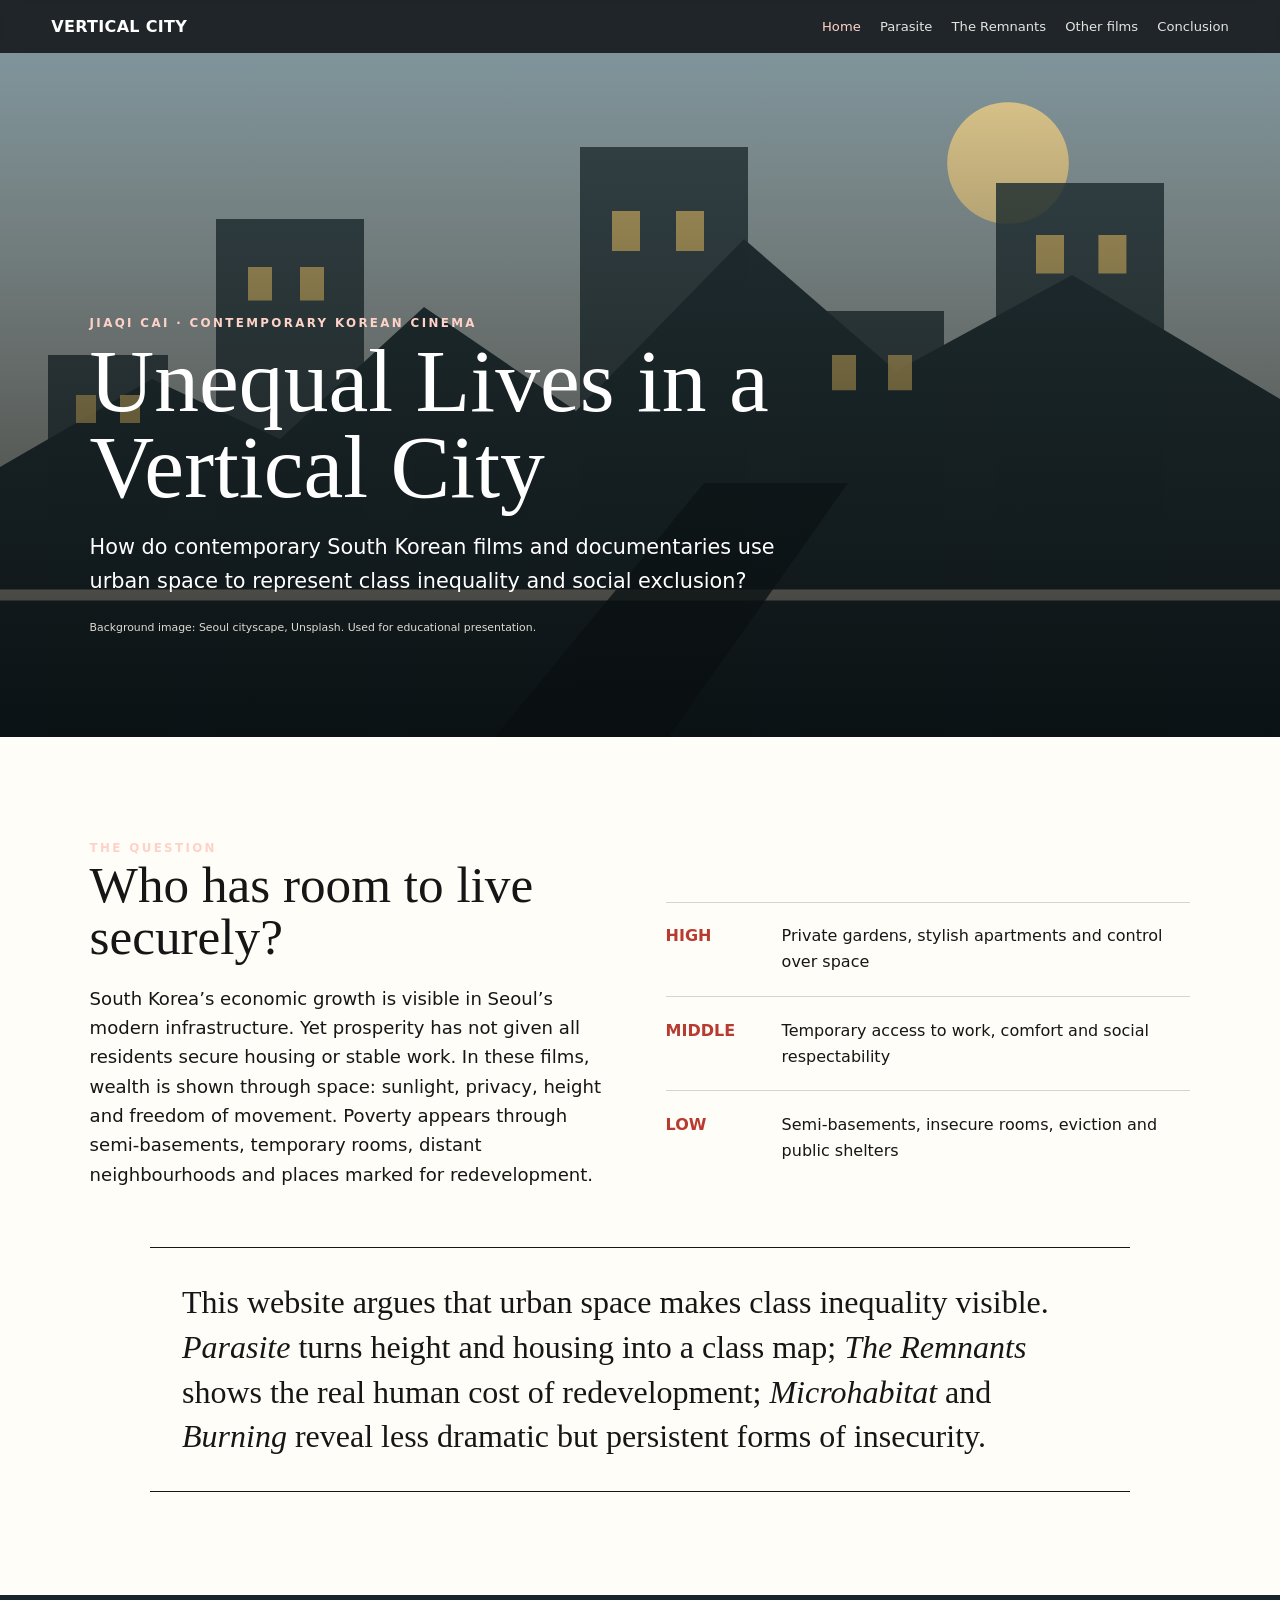
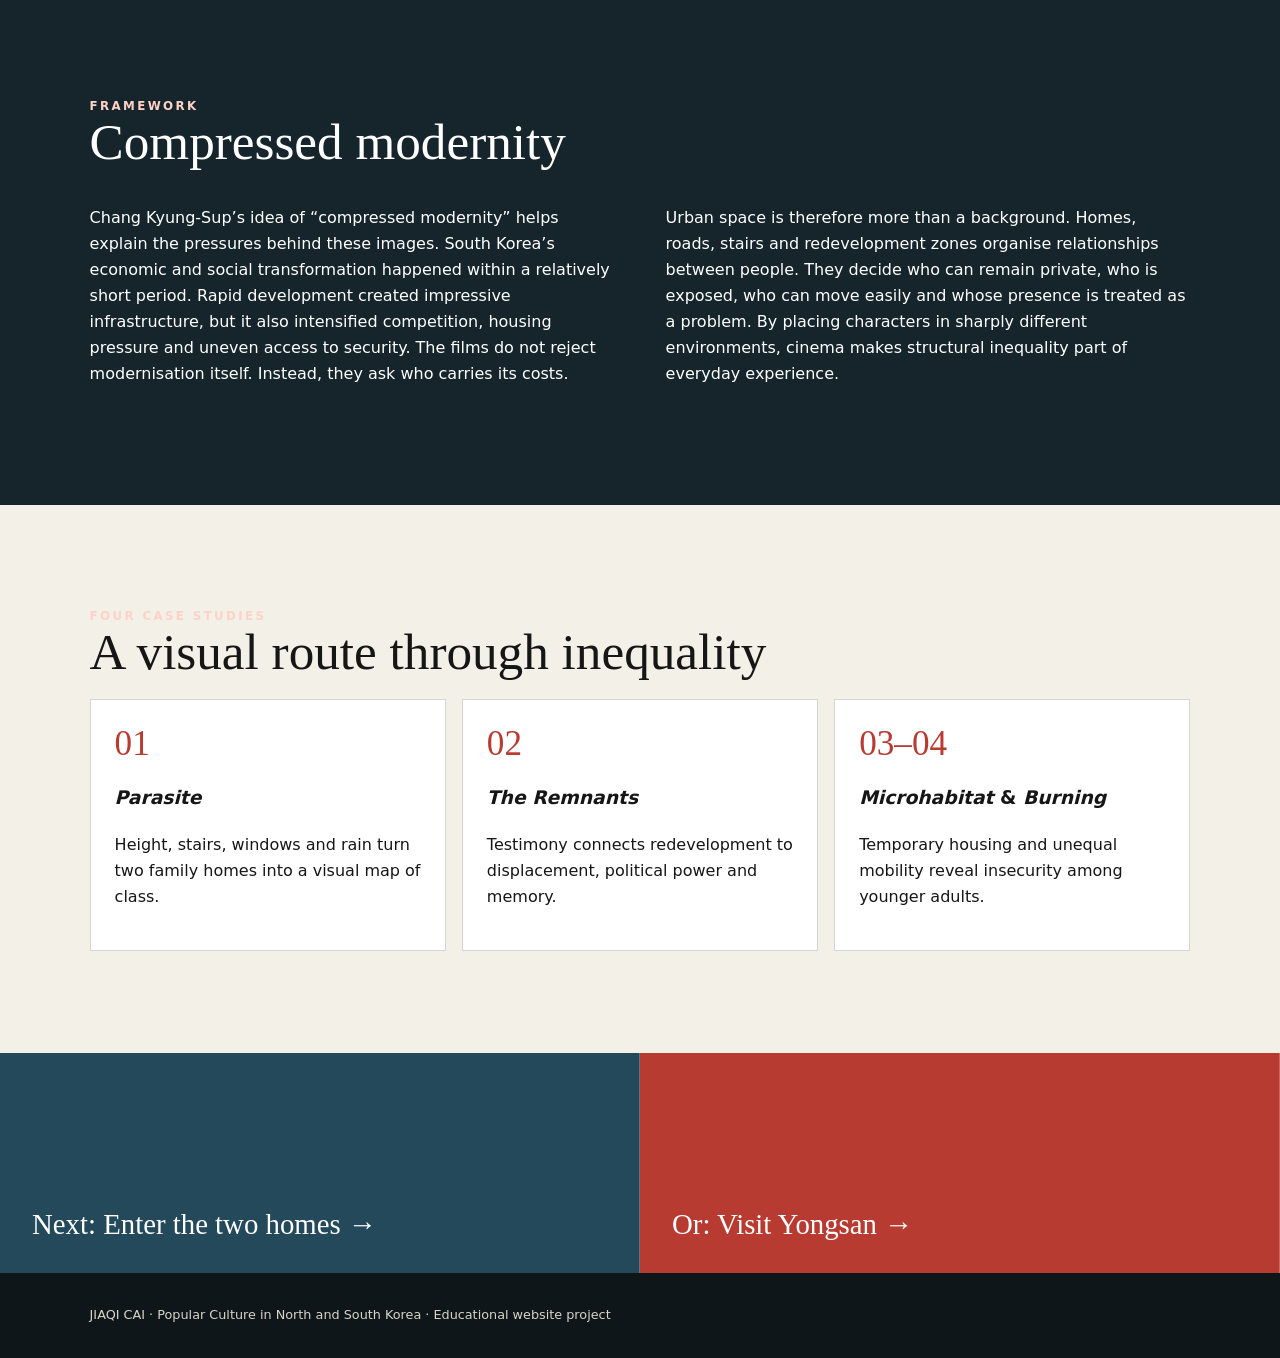
<file: index.html>
<!doctype html>
<html lang="en">
<head>
  <meta charset="utf-8"><meta name="viewport" content="width=device-width, initial-scale=1">
  <title>Unequal Lives in a Vertical City</title>
  <meta name="description" content="Class and urban space in contemporary South Korean cinema.">
  <link rel="stylesheet" href="styles.css"><script src="script.js" defer></script>
</head>
<body>
<header class="site-header"><a class="brand" href="index.html">VERTICAL CITY</a><button class="nav-toggle" aria-expanded="false" aria-label="Open navigation">☰</button><nav><a aria-current="page" href="index.html">Home</a><a href="parasite.html">Parasite</a><a href="remnants.html">The Remnants</a><a href="comparisons.html">Other films</a><a href="conclusion.html">Conclusion</a></nav></header>
<main>
  <section class="hero"><div><div class="eyebrow">Jiaqi Cai · Contemporary Korean Cinema</div><h1>Unequal Lives in a Vertical City</h1><p>How do contemporary South Korean films and documentaries use urban space to represent class inequality and social exclusion?</p><p class="hero-credit">Background image: Seoul cityscape, Unsplash. Used for educational presentation.</p></div></section>

  <section class="section light reveal"><div class="grid-2"><div><div class="eyebrow">The question</div><h2 class="section-title">Who has room to live securely?</h2><p class="lead">South Korea’s economic growth is visible in Seoul’s modern infrastructure. Yet prosperity has not given all residents secure housing or stable work. In these films, wealth is shown through space: sunlight, privacy, height and freedom of movement. Poverty appears through semi-basements, temporary rooms, distant neighbourhoods and places marked for redevelopment.</p></div><div class="vertical-map"><div class="level"><strong>HIGH</strong><span>Private gardens, stylish apartments and control over space</span></div><div class="level"><strong>MIDDLE</strong><span>Temporary access to work, comfort and social respectability</span></div><div class="level"><strong>LOW</strong><span>Semi-basements, insecure rooms, eviction and public shelters</span></div></div></div>
    <div class="thesis">This website argues that urban space makes class inequality visible. <em>Parasite</em> turns height and housing into a class map; <em>The Remnants</em> shows the real human cost of redevelopment; <em>Microhabitat</em> and <em>Burning</em> reveal less dramatic but persistent forms of insecurity.</div>
  </section>

  <section class="section dark reveal"><div class="eyebrow">Framework</div><h2 class="section-title">Compressed modernity</h2><div class="grid-2"><p>Chang Kyung-Sup’s idea of “compressed modernity” helps explain the pressures behind these images. South Korea’s economic and social transformation happened within a relatively short period. Rapid development created impressive infrastructure, but it also intensified competition, housing pressure and uneven access to security. The films do not reject modernisation itself. Instead, they ask who carries its costs.</p><p>Urban space is therefore more than a background. Homes, roads, stairs and redevelopment zones organise relationships between people. They decide who can remain private, who is exposed, who can move easily and whose presence is treated as a problem. By placing characters in sharply different environments, cinema makes structural inequality part of everyday experience.</p></div></section>

  <section class="section reveal"><div class="eyebrow">Four case studies</div><h2 class="section-title">A visual route through inequality</h2><div class="grid-3"><div class="card"><span class="number">01</span><h3><em>Parasite</em></h3><p>Height, stairs, windows and rain turn two family homes into a visual map of class.</p></div><div class="card"><span class="number">02</span><h3><em>The Remnants</em></h3><p>Testimony connects redevelopment to displacement, political power and memory.</p></div><div class="card"><span class="number">03–04</span><h3><em>Microhabitat</em> & <em>Burning</em></h3><p>Temporary housing and unequal mobility reveal insecurity among younger adults.</p></div></div></section>
  <div class="page-links"><a href="parasite.html"><span>Next: Enter the two homes →</span></a><a href="remnants.html"><span>Or: Visit Yongsan →</span></a></div>
</main>
<footer>JIAQI CAI · Popular Culture in North and South Korea · Educational website project</footer>
</body></html>
</file>
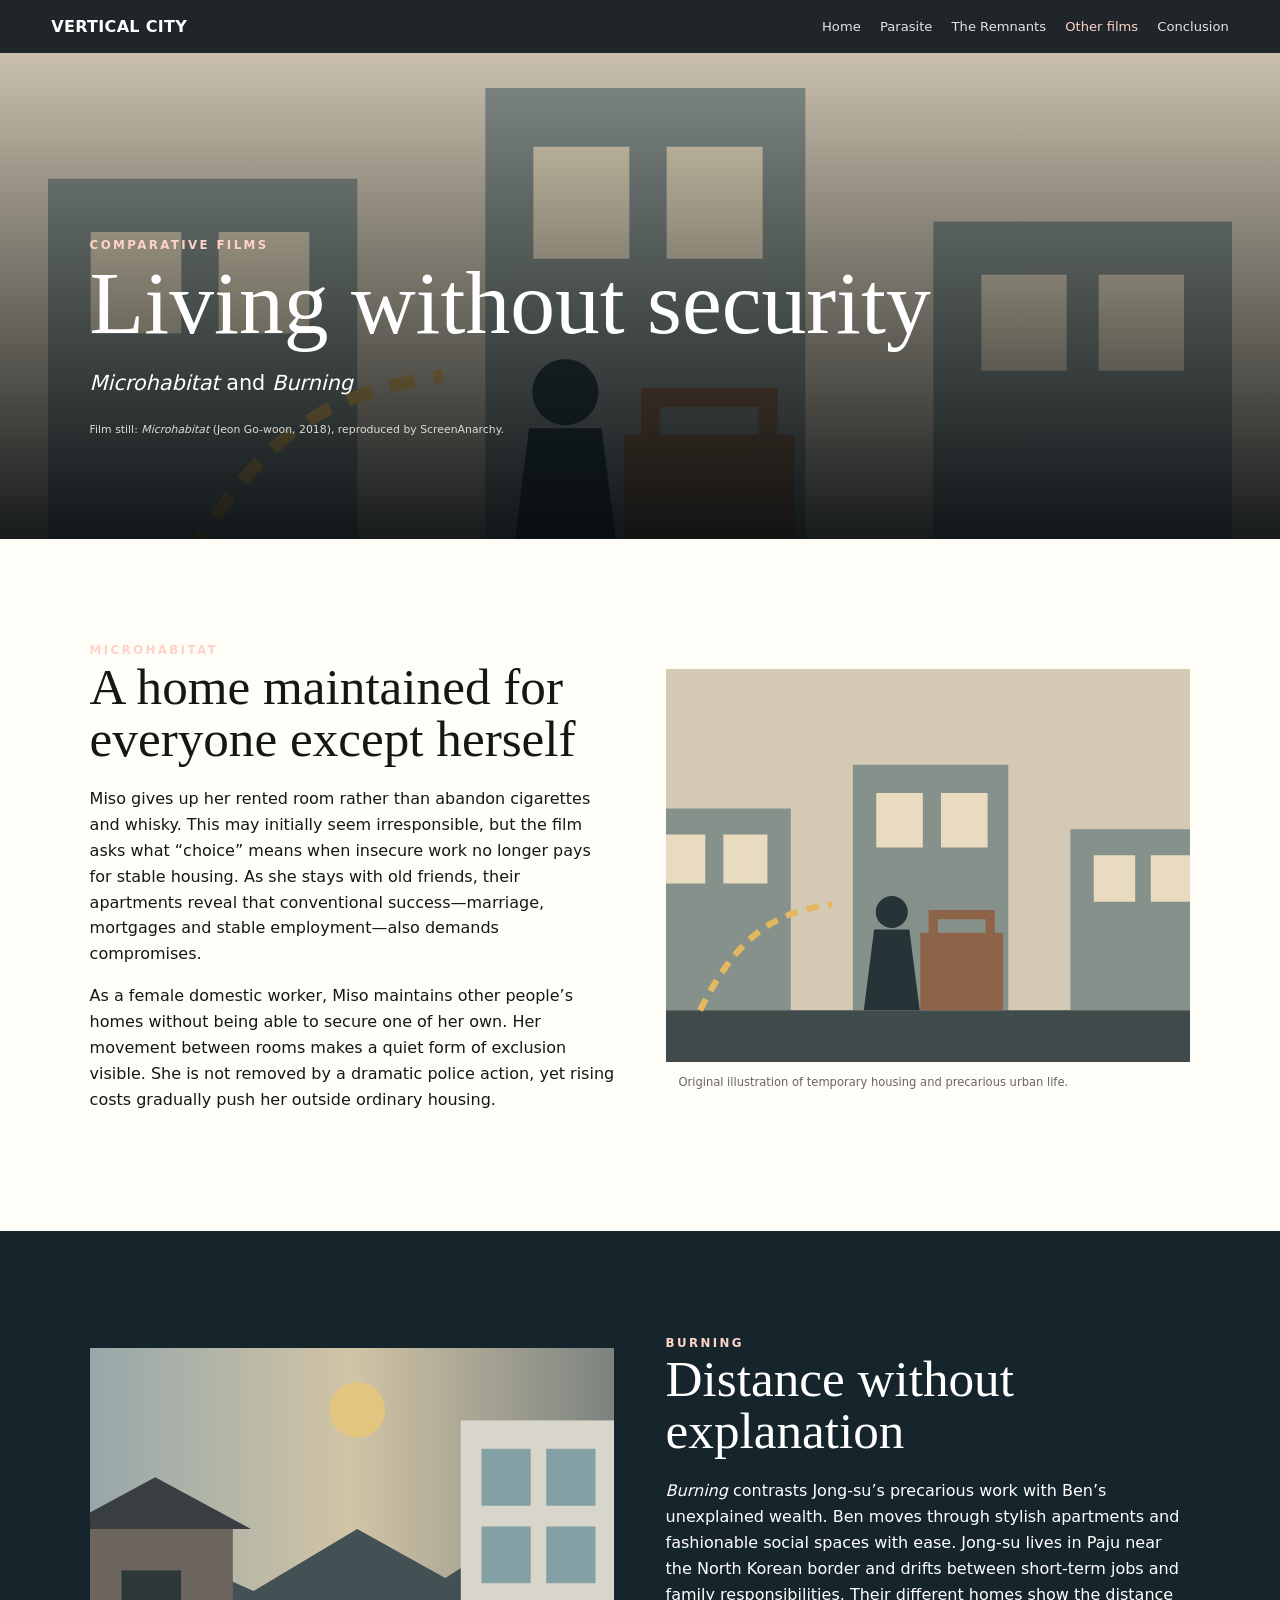
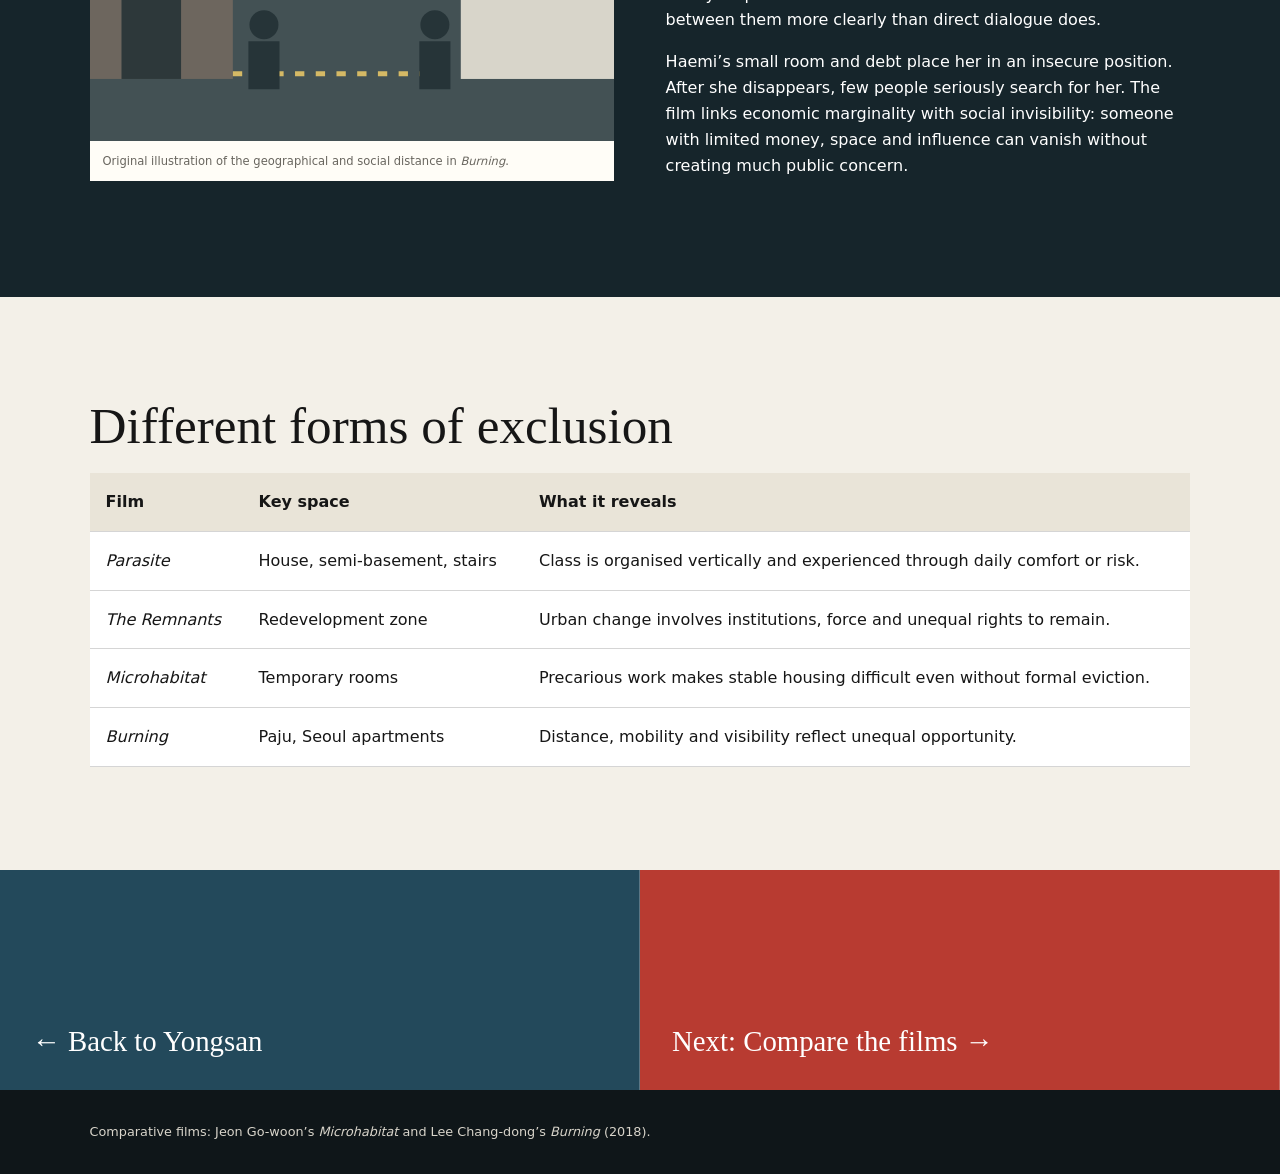
<file: comparisons.html>
<!doctype html><html lang="en"><head><meta charset="utf-8"><meta name="viewport" content="width=device-width, initial-scale=1"><title>Other Films | Vertical City</title><link rel="stylesheet" href="styles.css"><script src="script.js" defer></script></head><body>
<header class="site-header"><a class="brand" href="index.html">VERTICAL CITY</a><button class="nav-toggle" aria-expanded="false" aria-label="Open navigation">☰</button><nav><a href="index.html">Home</a><a href="parasite.html">Parasite</a><a href="remnants.html">The Remnants</a><a aria-current="page" href="comparisons.html">Other films</a><a href="conclusion.html">Conclusion</a></nav></header>
<main><section class="hero small compare"><div><div class="eyebrow">Comparative films</div><h1>Living without security</h1><p><em>Microhabitat</em> and <em>Burning</em></p><p class="hero-credit">Film still: <em>Microhabitat</em> (Jeon Go-woon, 2018), reproduced by ScreenAnarchy.</p></div></section>
<section class="section light reveal"><div class="grid-2"><div><div class="eyebrow">Microhabitat</div><h2 class="section-title">A home maintained for everyone except herself</h2><p>Miso gives up her rented room rather than abandon cigarettes and whisky. This may initially seem irresponsible, but the film asks what “choice” means when insecure work no longer pays for stable housing. As she stays with old friends, their apartments reveal that conventional success—marriage, mortgages and stable employment—also demands compromises.</p><p>As a female domestic worker, Miso maintains other people’s homes without being able to secure one of her own. Her movement between rooms makes a quiet form of exclusion visible. She is not removed by a dramatic police action, yet rising costs gradually push her outside ordinary housing.</p></div><figure class="image-card"><img src="housing-precarity.svg" alt="Illustration of temporary housing and a suitcase"><figcaption>Original illustration of temporary housing and precarious urban life.</figcaption></figure></div></section>
<section class="section dark reveal"><div class="grid-2"><figure class="image-card"><img src="marginal-space.svg" alt="Illustration contrasting a luxury apartment with a distant rural home"><figcaption>Original illustration of the geographical and social distance in <em>Burning</em>.</figcaption></figure><div><div class="eyebrow">Burning</div><h2 class="section-title">Distance without explanation</h2><p><em>Burning</em> contrasts Jong-su’s precarious work with Ben’s unexplained wealth. Ben moves through stylish apartments and fashionable social spaces with ease. Jong-su lives in Paju near the North Korean border and drifts between short-term jobs and family responsibilities. Their different homes show the distance between them more clearly than direct dialogue does.</p><p>Haemi’s small room and debt place her in an insecure position. After she disappears, few people seriously search for her. The film links economic marginality with social invisibility: someone with limited money, space and influence can vanish without creating much public concern.</p></div></div></section>
<section class="section reveal"><h2 class="section-title">Different forms of exclusion</h2><table class="compare-table"><thead><tr><th>Film</th><th>Key space</th><th>What it reveals</th></tr></thead><tbody><tr><td><em>Parasite</em></td><td>House, semi-basement, stairs</td><td>Class is organised vertically and experienced through daily comfort or risk.</td></tr><tr><td><em>The Remnants</em></td><td>Redevelopment zone</td><td>Urban change involves institutions, force and unequal rights to remain.</td></tr><tr><td><em>Microhabitat</em></td><td>Temporary rooms</td><td>Precarious work makes stable housing difficult even without formal eviction.</td></tr><tr><td><em>Burning</em></td><td>Paju, Seoul apartments</td><td>Distance, mobility and visibility reflect unequal opportunity.</td></tr></tbody></table></section>
<div class="page-links"><a href="remnants.html"><span>← Back to Yongsan</span></a><a href="conclusion.html"><span>Next: Compare the films →</span></a></div></main><footer>Comparative films: Jeon Go-woon’s <em>Microhabitat</em> and Lee Chang-dong’s <em>Burning</em> (2018).</footer></body></html>
</file>
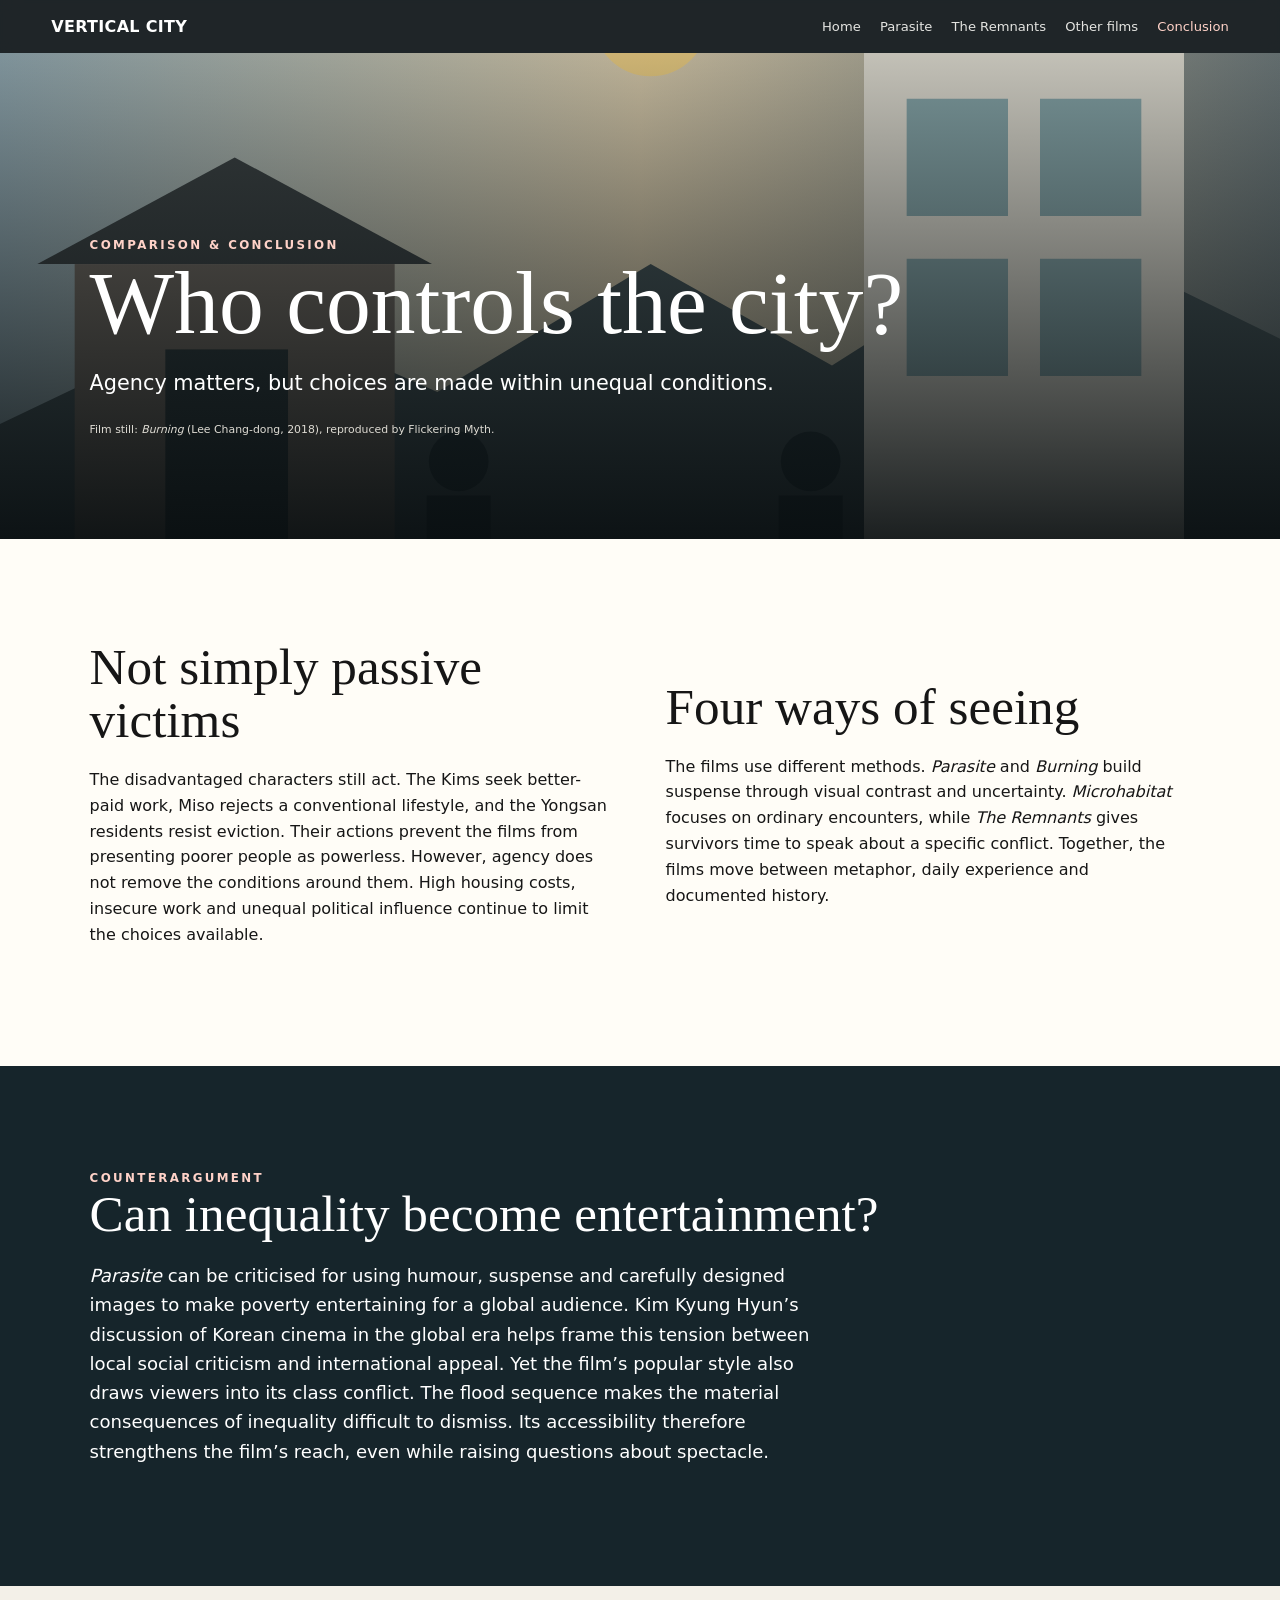
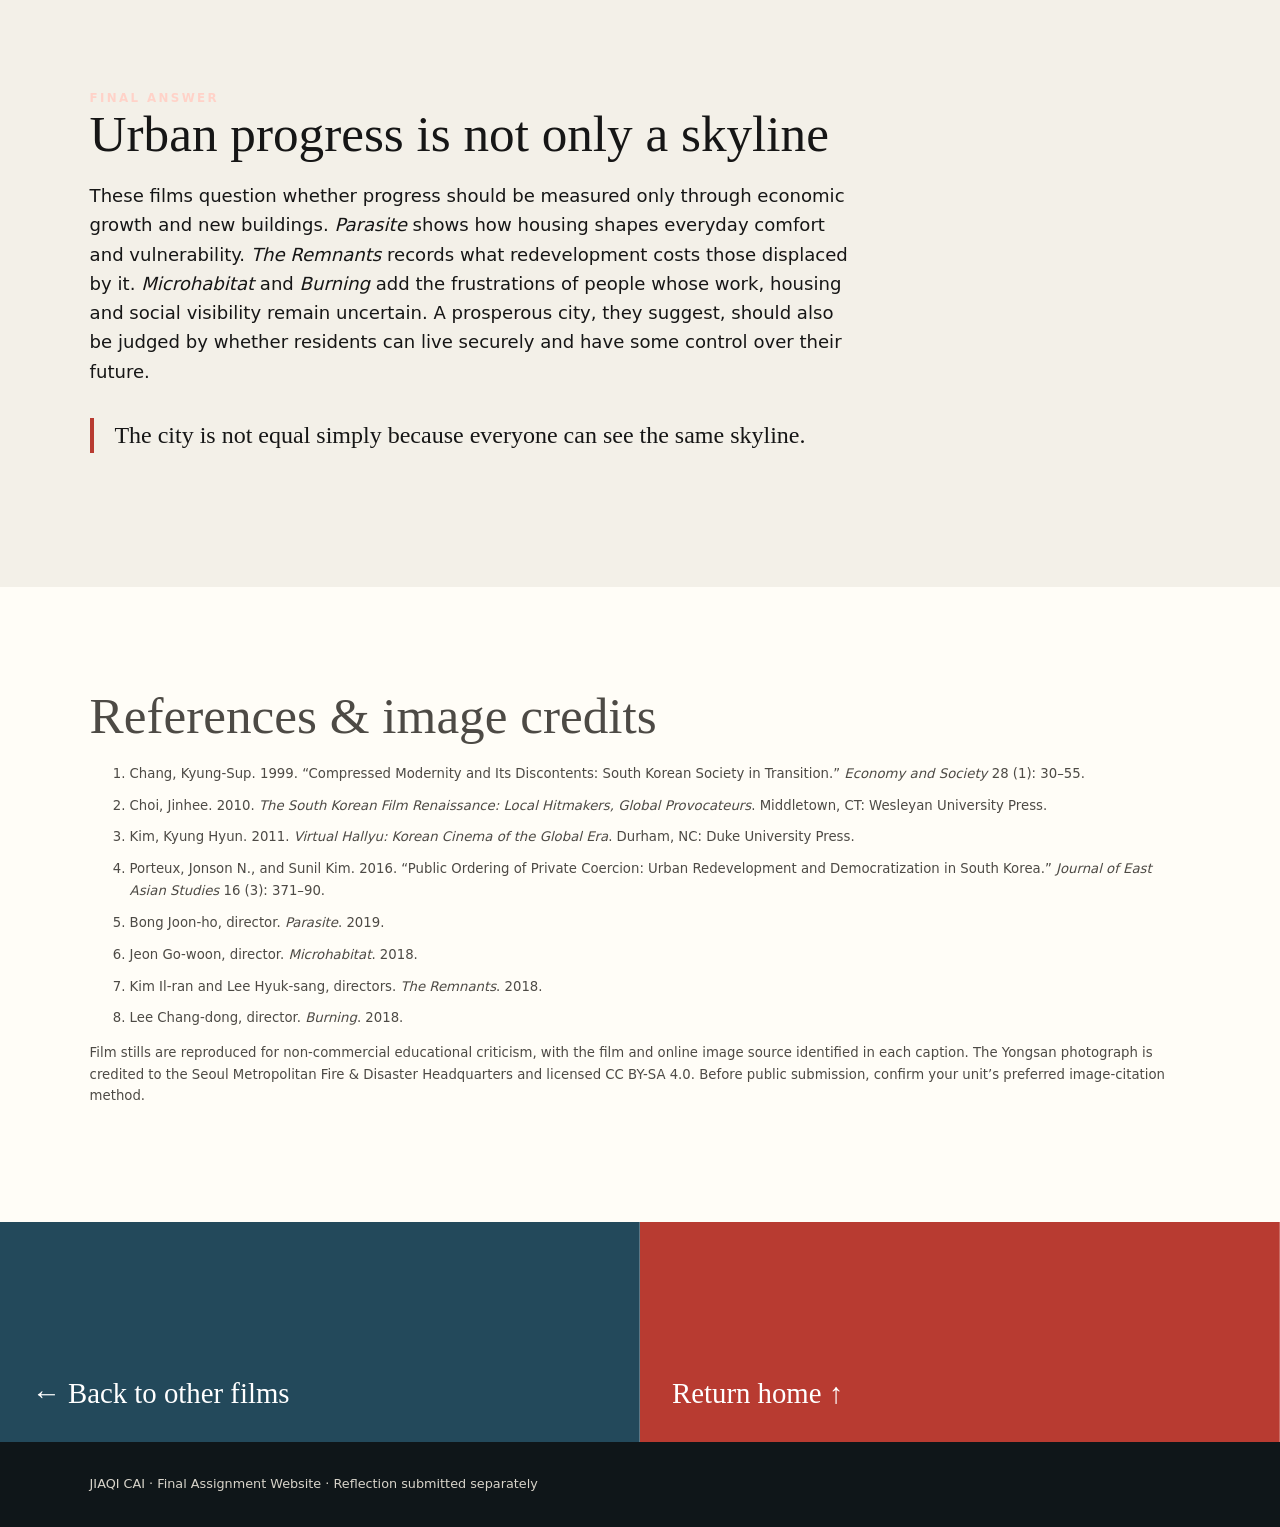
<file: conclusion.html>
<!doctype html><html lang="en"><head><meta charset="utf-8"><meta name="viewport" content="width=device-width, initial-scale=1"><title>Conclusion | Vertical City</title><link rel="stylesheet" href="styles.css"><script src="script.js" defer></script></head><body>
<header class="site-header"><a class="brand" href="index.html">VERTICAL CITY</a><button class="nav-toggle" aria-expanded="false" aria-label="Open navigation">☰</button><nav><a href="index.html">Home</a><a href="parasite.html">Parasite</a><a href="remnants.html">The Remnants</a><a href="comparisons.html">Other films</a><a aria-current="page" href="conclusion.html">Conclusion</a></nav></header>
<main><section class="hero small conclusion"><div><div class="eyebrow">Comparison & conclusion</div><h1>Who controls the city?</h1><p>Agency matters, but choices are made within unequal conditions.</p><p class="hero-credit">Film still: <em>Burning</em> (Lee Chang-dong, 2018), reproduced by Flickering Myth.</p></div></section>
<section class="section light reveal"><div class="grid-2"><div><h2 class="section-title">Not simply passive victims</h2><p>The disadvantaged characters still act. The Kims seek better-paid work, Miso rejects a conventional lifestyle, and the Yongsan residents resist eviction. Their actions prevent the films from presenting poorer people as powerless. However, agency does not remove the conditions around them. High housing costs, insecure work and unequal political influence continue to limit the choices available.</p></div><div><h2 class="section-title">Four ways of seeing</h2><p>The films use different methods. <em>Parasite</em> and <em>Burning</em> build suspense through visual contrast and uncertainty. <em>Microhabitat</em> focuses on ordinary encounters, while <em>The Remnants</em> gives survivors time to speak about a specific conflict. Together, the films move between metaphor, daily experience and documented history.</p></div></div></section>
<section class="section dark reveal"><div class="eyebrow">Counterargument</div><h2 class="section-title">Can inequality become entertainment?</h2><p class="lead"><em>Parasite</em> can be criticised for using humour, suspense and carefully designed images to make poverty entertaining for a global audience. Kim Kyung Hyun’s discussion of Korean cinema in the global era helps frame this tension between local social criticism and international appeal. Yet the film’s popular style also draws viewers into its class conflict. The flood sequence makes the material consequences of inequality difficult to dismiss. Its accessibility therefore strengthens the film’s reach, even while raising questions about spectacle.</p></section>
<section class="section reveal"><div class="eyebrow">Final answer</div><h2 class="section-title">Urban progress is not only a skyline</h2><p class="lead">These films question whether progress should be measured only through economic growth and new buildings. <em>Parasite</em> shows how housing shapes everyday comfort and vulnerability. <em>The Remnants</em> records what redevelopment costs those displaced by it. <em>Microhabitat</em> and <em>Burning</em> add the frustrations of people whose work, housing and social visibility remain uncertain. A prosperous city, they suggest, should also be judged by whether residents can live securely and have some control over their future.</p><p class="quote">The city is not equal simply because everyone can see the same skyline.</p></section>
<section class="section light sources"><h2 class="section-title">References & image credits</h2><ol><li>Chang, Kyung-Sup. 1999. “Compressed Modernity and Its Discontents: South Korean Society in Transition.” <em>Economy and Society</em> 28 (1): 30–55.</li><li>Choi, Jinhee. 2010. <em>The South Korean Film Renaissance: Local Hitmakers, Global Provocateurs</em>. Middletown, CT: Wesleyan University Press.</li><li>Kim, Kyung Hyun. 2011. <em>Virtual Hallyu: Korean Cinema of the Global Era</em>. Durham, NC: Duke University Press.</li><li>Porteux, Jonson N., and Sunil Kim. 2016. “Public Ordering of Private Coercion: Urban Redevelopment and Democratization in South Korea.” <em>Journal of East Asian Studies</em> 16 (3): 371–90.</li><li>Bong Joon-ho, director. <em>Parasite</em>. 2019.</li><li>Jeon Go-woon, director. <em>Microhabitat</em>. 2018.</li><li>Kim Il-ran and Lee Hyuk-sang, directors. <em>The Remnants</em>. 2018.</li><li>Lee Chang-dong, director. <em>Burning</em>. 2018.</li></ol><p>Film stills are reproduced for non-commercial educational criticism, with the film and online image source identified in each caption. The Yongsan photograph is credited to the Seoul Metropolitan Fire & Disaster Headquarters and licensed CC BY-SA 4.0. Before public submission, confirm your unit’s preferred image-citation method.</p></section>
<div class="page-links"><a href="comparisons.html"><span>← Back to other films</span></a><a href="index.html"><span>Return home ↑</span></a></div></main><footer>JIAQI CAI · Final Assignment Website · Reflection submitted separately</footer></body></html>
</file>
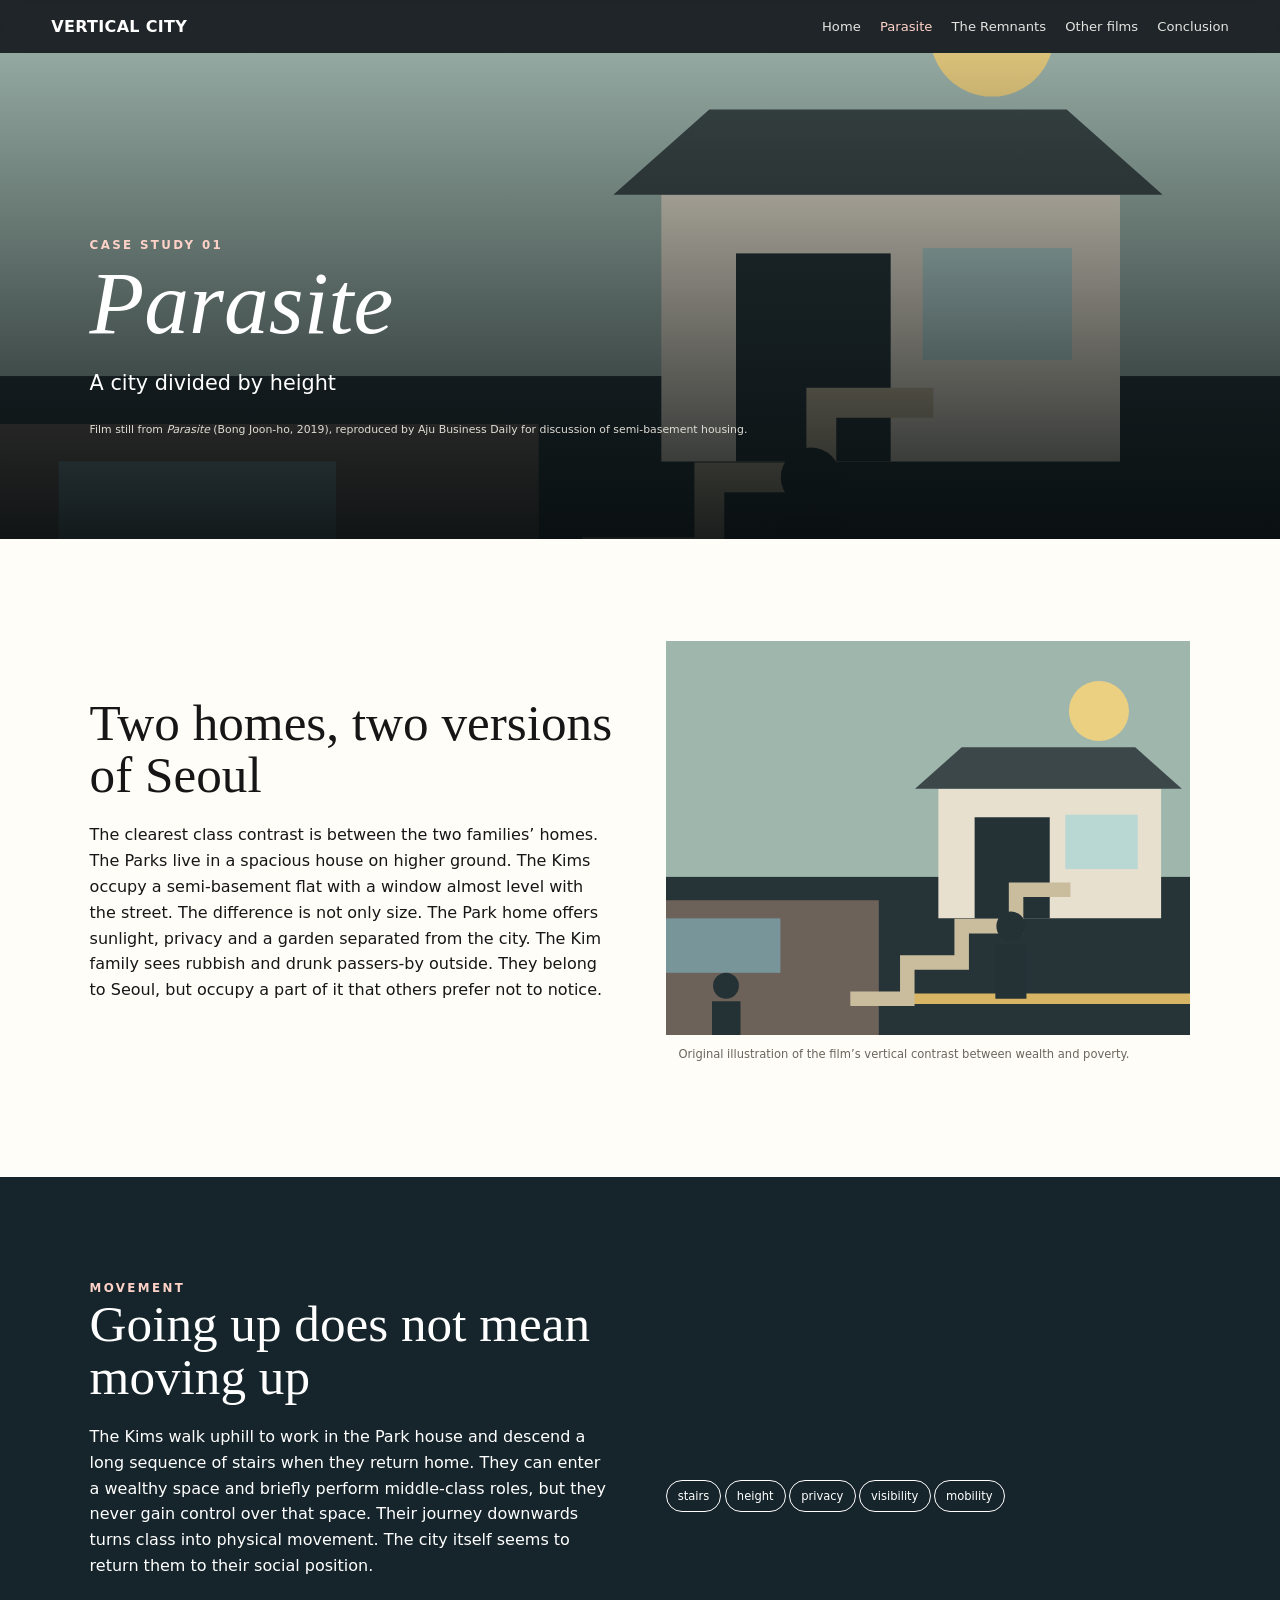
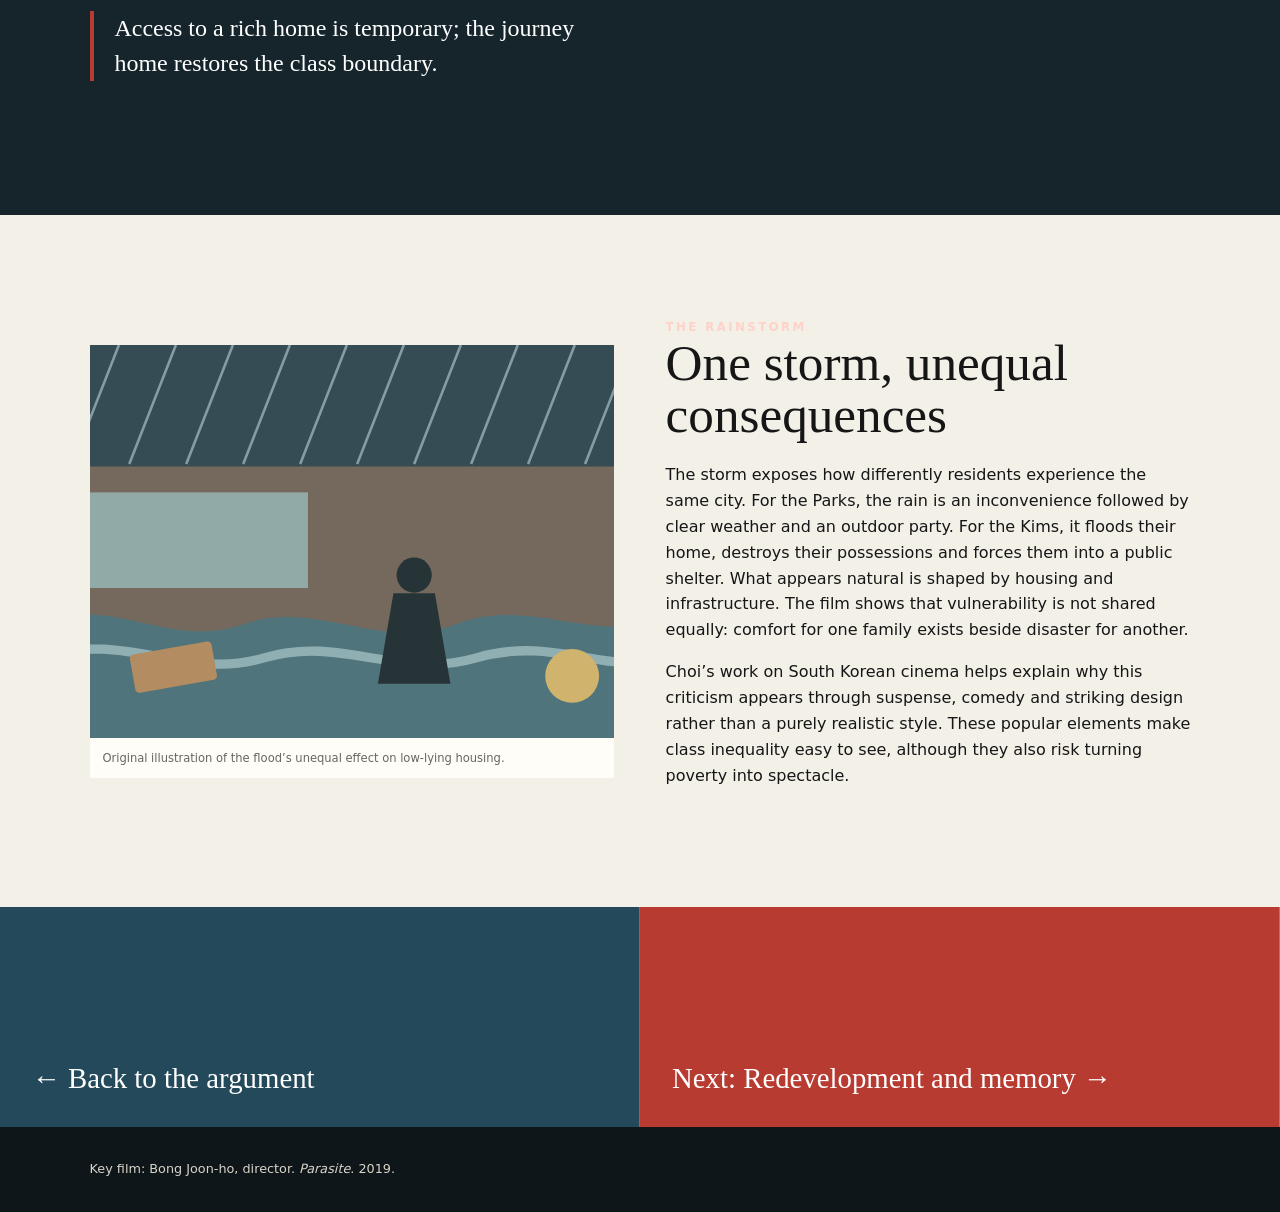
<file: parasite.html>
<!doctype html><html lang="en"><head><meta charset="utf-8"><meta name="viewport" content="width=device-width, initial-scale=1"><title>Parasite | Vertical City</title><link rel="stylesheet" href="styles.css"><script src="script.js" defer></script></head><body>
<header class="site-header"><a class="brand" href="index.html">VERTICAL CITY</a><button class="nav-toggle" aria-expanded="false" aria-label="Open navigation">☰</button><nav><a href="index.html">Home</a><a aria-current="page" href="parasite.html">Parasite</a><a href="remnants.html">The Remnants</a><a href="comparisons.html">Other films</a><a href="conclusion.html">Conclusion</a></nav></header>
<main><section class="hero small parasite"><div><div class="eyebrow">Case study 01</div><h1><em>Parasite</em></h1><p>A city divided by height</p><p class="hero-credit">Film still from <em>Parasite</em> (Bong Joon-ho, 2019), reproduced by Aju Business Daily for discussion of semi-basement housing.</p></div></section>
<section class="section light reveal"><div class="grid-2"><div><h2 class="section-title">Two homes, two versions of Seoul</h2><p>The clearest class contrast is between the two families’ homes. The Parks live in a spacious house on higher ground. The Kims occupy a semi-basement flat with a window almost level with the street. The difference is not only size. The Park home offers sunlight, privacy and a garden separated from the city. The Kim family sees rubbish and drunk passers-by outside. They belong to Seoul, but occupy a part of it that others prefer not to notice.</p></div><figure class="image-card"><img src="parasite-space.svg" alt="Illustration contrasting a hilltop house and a semi-basement home"><figcaption>Original illustration of the film’s vertical contrast between wealth and poverty.</figcaption></figure></div></section>
<section class="section dark reveal"><div class="grid-2"><div><div class="eyebrow">Movement</div><h2 class="section-title">Going up does not mean moving up</h2><p>The Kims walk uphill to work in the Park house and descend a long sequence of stairs when they return home. They can enter a wealthy space and briefly perform middle-class roles, but they never gain control over that space. Their journey downwards turns class into physical movement. The city itself seems to return them to their social position.</p><p class="quote">Access to a rich home is temporary; the journey home restores the class boundary.</p></div><div><span class="tag">stairs</span><span class="tag">height</span><span class="tag">privacy</span><span class="tag">visibility</span><span class="tag">mobility</span></div></div></section>
<section class="section reveal"><div class="grid-2"><figure class="image-card"><img src="flood.svg" alt="Illustration of a flooded semi-basement"><figcaption>Original illustration of the flood’s unequal effect on low-lying housing.</figcaption></figure><div><div class="eyebrow">The rainstorm</div><h2 class="section-title">One storm, unequal consequences</h2><p>The storm exposes how differently residents experience the same city. For the Parks, the rain is an inconvenience followed by clear weather and an outdoor party. For the Kims, it floods their home, destroys their possessions and forces them into a public shelter. What appears natural is shaped by housing and infrastructure. The film shows that vulnerability is not shared equally: comfort for one family exists beside disaster for another.</p><p>Choi’s work on South Korean cinema helps explain why this criticism appears through suspense, comedy and striking design rather than a purely realistic style. These popular elements make class inequality easy to see, although they also risk turning poverty into spectacle.</p></div></div></section>
<div class="page-links"><a href="index.html"><span>← Back to the argument</span></a><a href="remnants.html"><span>Next: Redevelopment and memory →</span></a></div></main><footer>Key film: Bong Joon-ho, director. <em>Parasite</em>. 2019.</footer></body></html>
</file>
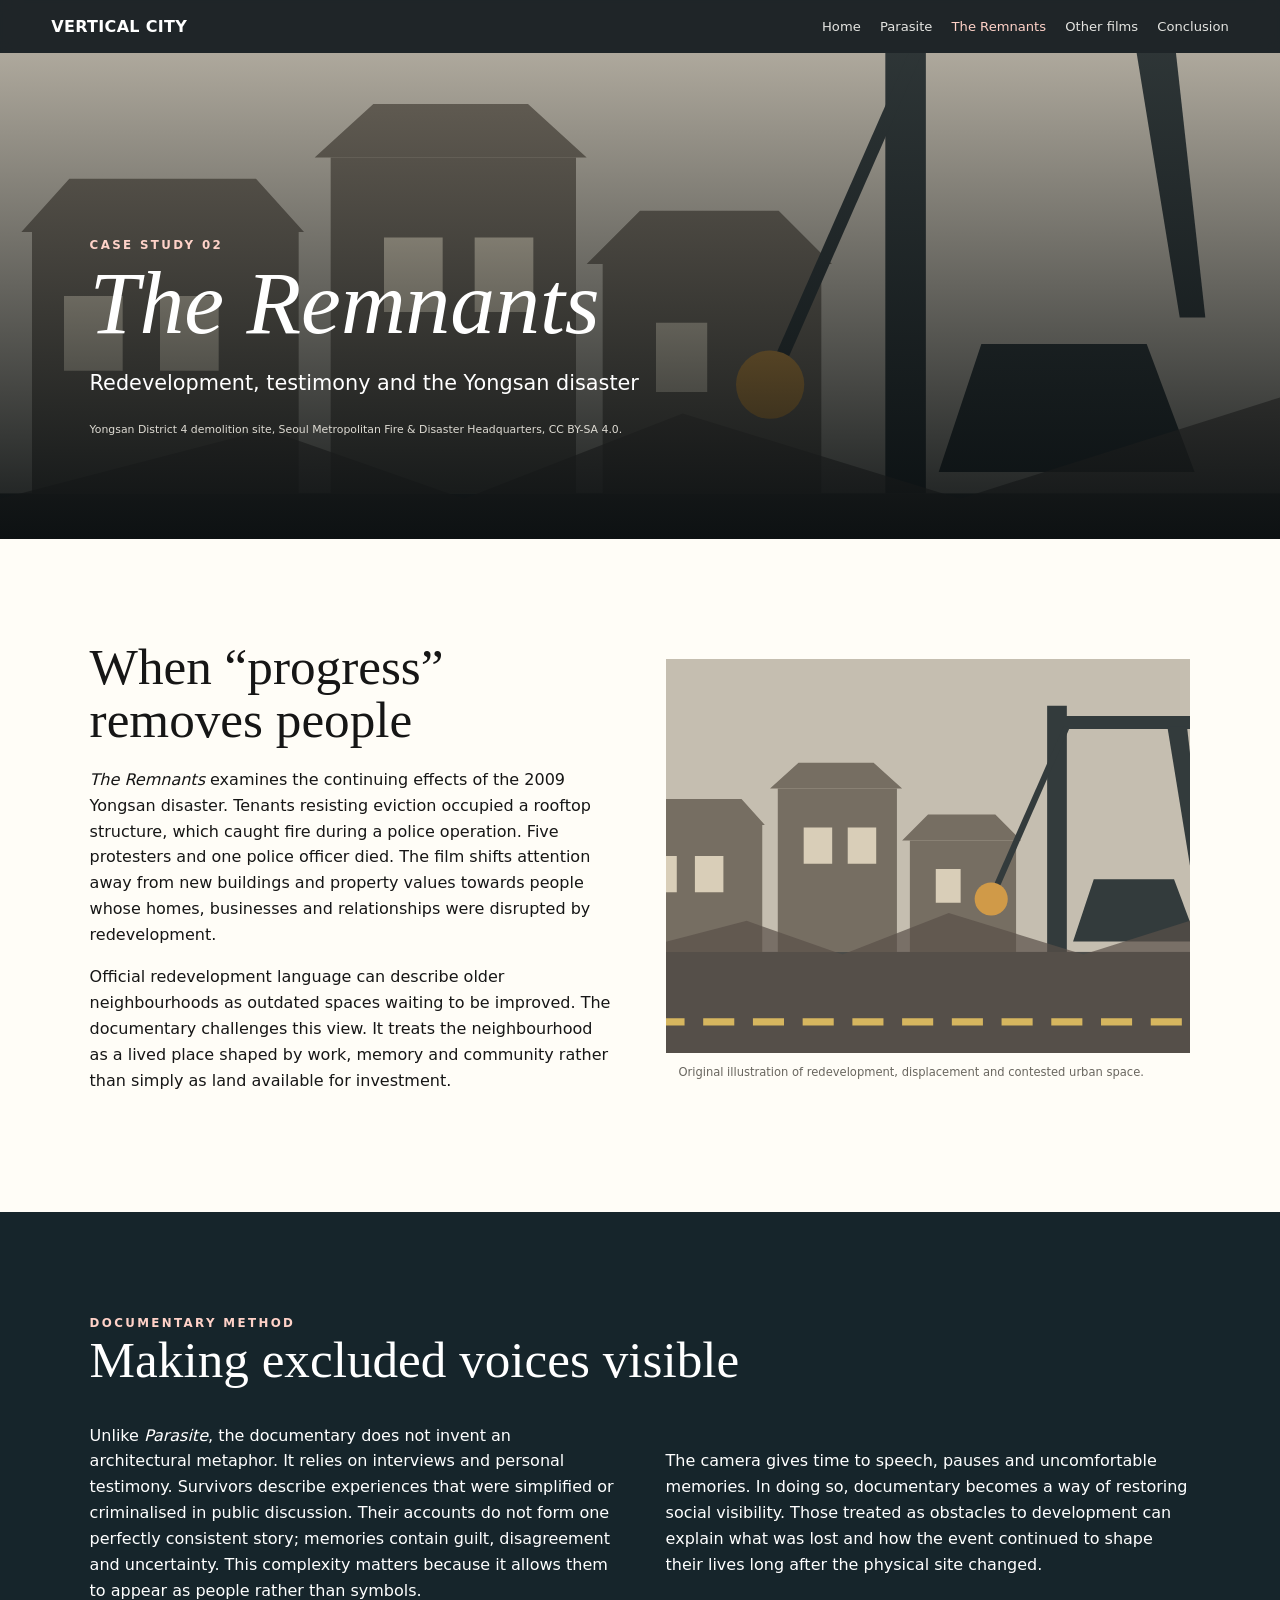
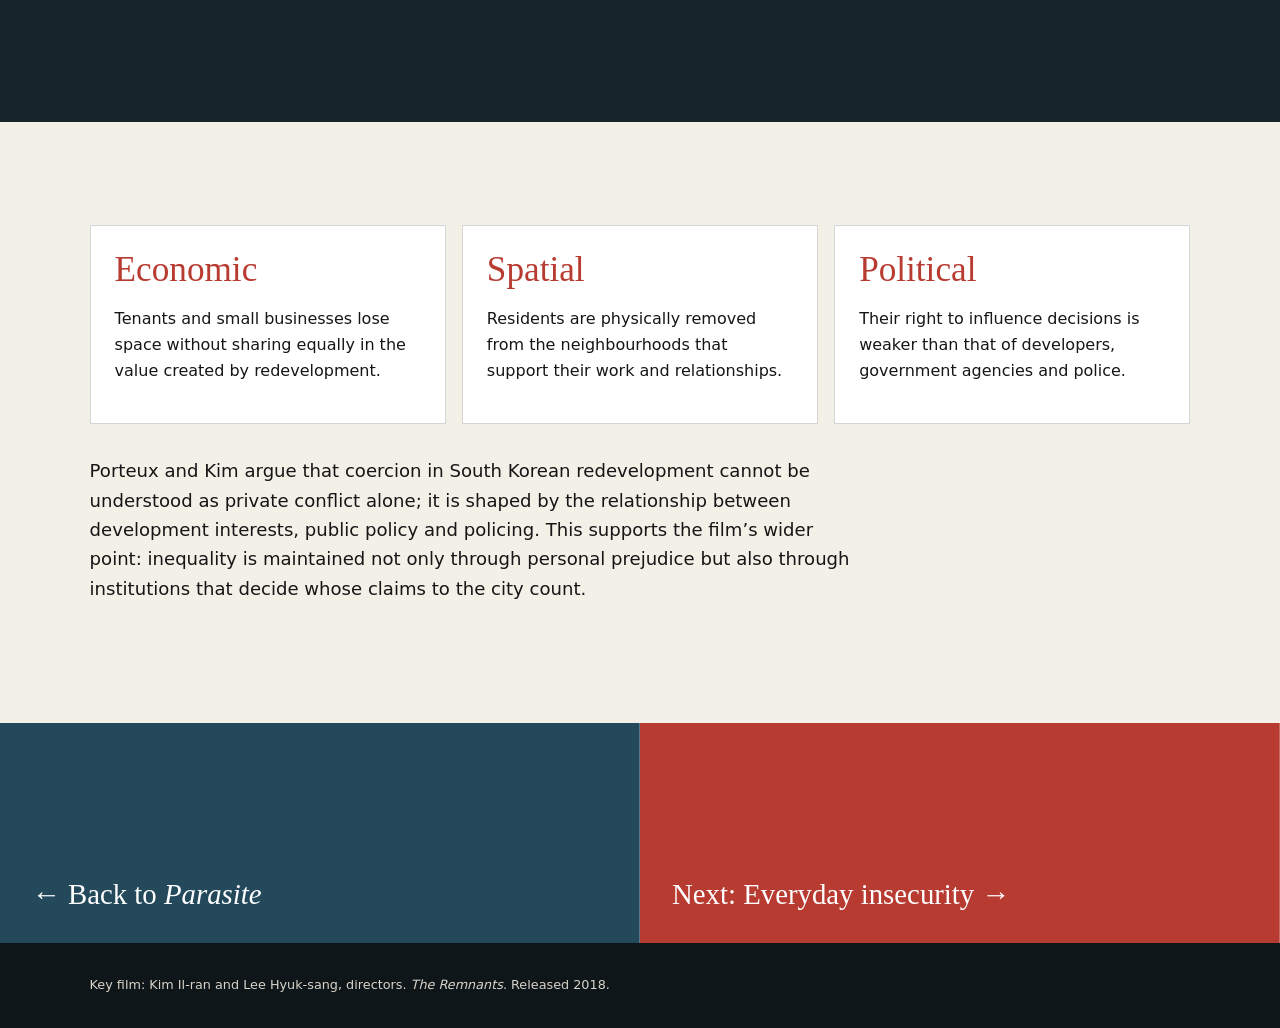
<file: remnants.html>
<!doctype html><html lang="en"><head><meta charset="utf-8"><meta name="viewport" content="width=device-width, initial-scale=1"><title>The Remnants | Vertical City</title><link rel="stylesheet" href="styles.css"><script src="script.js" defer></script></head><body>
<header class="site-header"><a class="brand" href="index.html">VERTICAL CITY</a><button class="nav-toggle" aria-expanded="false" aria-label="Open navigation">☰</button><nav><a href="index.html">Home</a><a href="parasite.html">Parasite</a><a aria-current="page" href="remnants.html">The Remnants</a><a href="comparisons.html">Other films</a><a href="conclusion.html">Conclusion</a></nav></header>
<main><section class="hero small remnants"><div><div class="eyebrow">Case study 02</div><h1><em>The Remnants</em></h1><p>Redevelopment, testimony and the Yongsan disaster</p><p class="hero-credit">Yongsan District 4 demolition site, Seoul Metropolitan Fire & Disaster Headquarters, CC BY-SA 4.0.</p></div></section>
<section class="section light reveal"><div class="grid-2"><div><h2 class="section-title">When “progress” removes people</h2><p><em>The Remnants</em> examines the continuing effects of the 2009 Yongsan disaster. Tenants resisting eviction occupied a rooftop structure, which caught fire during a police operation. Five protesters and one police officer died. The film shifts attention away from new buildings and property values towards people whose homes, businesses and relationships were disrupted by redevelopment.</p><p>Official redevelopment language can describe older neighbourhoods as outdated spaces waiting to be improved. The documentary challenges this view. It treats the neighbourhood as a lived place shaped by work, memory and community rather than simply as land available for investment.</p></div><figure class="image-card"><img src="redevelopment.svg" alt="Illustration of demolition and redevelopment"><figcaption>Original illustration of redevelopment, displacement and contested urban space.</figcaption></figure></div></section>
<section class="section dark reveal"><div class="eyebrow">Documentary method</div><h2 class="section-title">Making excluded voices visible</h2><div class="grid-2"><p>Unlike <em>Parasite</em>, the documentary does not invent an architectural metaphor. It relies on interviews and personal testimony. Survivors describe experiences that were simplified or criminalised in public discussion. Their accounts do not form one perfectly consistent story; memories contain guilt, disagreement and uncertainty. This complexity matters because it allows them to appear as people rather than symbols.</p><p>The camera gives time to speech, pauses and uncomfortable memories. In doing so, documentary becomes a way of restoring social visibility. Those treated as obstacles to development can explain what was lost and how the event continued to shape their lives long after the physical site changed.</p></div></section>
<section class="section reveal"><div class="grid-3"><div class="card"><span class="number">Economic</span><p>Tenants and small businesses lose space without sharing equally in the value created by redevelopment.</p></div><div class="card"><span class="number">Spatial</span><p>Residents are physically removed from the neighbourhoods that support their work and relationships.</p></div><div class="card"><span class="number">Political</span><p>Their right to influence decisions is weaker than that of developers, government agencies and police.</p></div></div><p class="lead" style="margin-top:2rem">Porteux and Kim argue that coercion in South Korean redevelopment cannot be understood as private conflict alone; it is shaped by the relationship between development interests, public policy and policing. This supports the film’s wider point: inequality is maintained not only through personal prejudice but also through institutions that decide whose claims to the city count.</p></section>
<div class="page-links"><a href="parasite.html"><span>← Back to <em>Parasite</em></span></a><a href="comparisons.html"><span>Next: Everyday insecurity →</span></a></div></main><footer>Key film: Kim Il-ran and Lee Hyuk-sang, directors. <em>The Remnants</em>. Released 2018.</footer></body></html>
</file>
<file: styles.css>
:root {
  --ink: #161616;
  --paper: #f3f0e8;
  --cream: #fffdf7;
  --red: #b83b31;
  --blue: #23495b;
  --muted: #69665f;
  --line: rgba(22,22,22,.18);
}

* { box-sizing: border-box; }
html { scroll-behavior: smooth; }
body {
  margin: 0;
  color: var(--ink);
  background: var(--paper);
  font-family: Inter, ui-sans-serif, system-ui, -apple-system, BlinkMacSystemFont, "Segoe UI", sans-serif;
  line-height: 1.62;
}
a { color: inherit; }
img { display: block; width: 100%; }

.site-header {
  position: sticky;
  top: 0;
  z-index: 20;
  display: flex;
  align-items: center;
  justify-content: space-between;
  gap: 2rem;
  padding: .85rem clamp(1rem, 4vw, 4rem);
  color: white;
  background: rgba(15, 22, 25, .93);
  backdrop-filter: blur(10px);
}
.brand { text-decoration: none; font-weight: 800; letter-spacing: .02em; }
.nav-toggle { display: none; border: 0; background: transparent; color: white; font-size: 1.4rem; }
nav { display: flex; gap: 1.2rem; }
nav a { text-decoration: none; font-size: .82rem; color: #e4e4e1; }
nav a:hover, nav a[aria-current="page"] { color: #ffd2c8; }

.hero {
  min-height: 76vh;
  display: grid;
  align-items: end;
  padding: clamp(2rem, 7vw, 7rem);
  color: white;
  background:
    linear-gradient(0deg, rgba(7,12,14,.86), rgba(7,12,14,.08)),
    url('vertical-city.svg') center/cover;
}
.hero.small { min-height: 54vh; }
.hero.parasite { background-image: linear-gradient(0deg, rgba(7,12,14,.9), rgba(7,12,14,.08)), url('parasite-space.svg'); }
.hero.remnants { background-image: linear-gradient(0deg, rgba(7,12,14,.92), rgba(7,12,14,.12)), url('redevelopment.svg'); }
.hero.compare { background-image: linear-gradient(0deg, rgba(7,12,14,.92), rgba(7,12,14,.05)), url('housing-precarity.svg'); }
.hero.conclusion { background-image: linear-gradient(0deg, rgba(7,12,14,.9), rgba(7,12,14,.1)), url('marginal-space.svg'); }

.eyebrow { text-transform: uppercase; letter-spacing: .2em; font-size: .74rem; font-weight: 800; color: #ffd2c8; }
h1 { max-width: 900px; margin: .3rem 0 1rem; font-family: Georgia, serif; font-size: clamp(2.7rem, 7vw, 6.8rem); line-height: .96; font-weight: 500; }
.hero p { max-width: 700px; font-size: clamp(1rem, 1.7vw, 1.3rem); }
.hero-credit { font-size: .68rem !important; color: #dedbd3; }

main { overflow: hidden; }
.section { padding: clamp(3.5rem, 8vw, 7rem) clamp(1rem, 7vw, 7rem); }
.section.light { background: var(--cream); }
.section.dark { color: white; background: #16252b; }
.section-title { max-width: 800px; margin: 0 0 1.3rem; font: 500 clamp(2rem, 4vw, 4.4rem)/1.02 Georgia, serif; }
.lead { max-width: 760px; font-size: 1.13rem; }
.thesis {
  max-width: 980px;
  margin: 2.5rem auto 0;
  padding: 2rem;
  border-top: 1px solid currentColor;
  border-bottom: 1px solid currentColor;
  font: 400 clamp(1.35rem, 2.5vw, 2.1rem)/1.4 Georgia, serif;
}

.grid-2 { display: grid; grid-template-columns: repeat(2, minmax(0, 1fr)); gap: clamp(1.5rem, 4vw, 4rem); align-items: center; }
.grid-3 { display: grid; grid-template-columns: repeat(3, minmax(0, 1fr)); gap: 1rem; }
.card { padding: 1.5rem; background: white; border: 1px solid var(--line); }
.dark .card { background: rgba(255,255,255,.07); border-color: rgba(255,255,255,.2); }
.number { color: var(--red); font: 500 2.2rem Georgia, serif; }

.image-card { margin: 0; position: relative; overflow: hidden; background: #d4d0c8; }
.image-card img { aspect-ratio: 4/3; object-fit: cover; transition: transform .5s ease; }
.image-card:hover img { transform: scale(1.025); }
figcaption { padding: .65rem .8rem; font-size: .72rem; color: var(--muted); background: var(--cream); }
.photo-grid { display: grid; grid-template-columns: 1.25fr .75fr; gap: 1rem; }
.photo-grid figure:first-child { grid-row: span 2; }
.photo-grid figure:first-child img { height: 100%; min-height: 460px; }

.quote { margin: 2rem 0; padding-left: 1.3rem; border-left: 4px solid var(--red); font: 400 1.5rem/1.45 Georgia, serif; }
.tag { display: inline-block; margin: .25rem .2rem .25rem 0; padding: .35rem .7rem; border: 1px solid currentColor; border-radius: 999px; font-size: .72rem; }
.vertical-map { margin-top: 2.5rem; }
.level { display: grid; grid-template-columns: 100px 1fr; gap: 1rem; padding: 1.3rem 0; border-top: 1px solid var(--line); }
.level strong { color: var(--red); }

.compare-table { width: 100%; border-collapse: collapse; background: white; }
.compare-table th, .compare-table td { padding: 1rem; text-align: left; border-bottom: 1px solid var(--line); vertical-align: top; }
.compare-table th { background: #e9e4d8; }
.sources { font-size: .83rem; color: #4d4a45; }
.sources li { margin-bottom: .65rem; }

.page-links { display: grid; grid-template-columns: repeat(2, 1fr); }
.page-links a { min-height: 220px; display: flex; align-items: end; padding: 2rem; color: white; text-decoration: none; background: var(--blue); border-right: 1px solid rgba(255,255,255,.25); }
.page-links a:last-child { background: var(--red); }
.page-links span { font: 400 1.8rem Georgia, serif; }
footer { padding: 2rem clamp(1rem, 7vw, 7rem); color: #d8d4ca; background: #0f1619; font-size: .8rem; }

.reveal { opacity: 0; transform: translateY(18px); transition: opacity .65s ease, transform .65s ease; }
.reveal.visible { opacity: 1; transform: none; }

@media (max-width: 760px) {
  .nav-toggle { display: block; }
  nav { display: none; position: absolute; inset: 58px 0 auto; padding: 1rem; flex-direction: column; background: #0f1619; }
  nav.open { display: flex; }
  .grid-2, .grid-3, .photo-grid, .page-links { grid-template-columns: 1fr; }
  .photo-grid figure:first-child { grid-row: auto; }
  .photo-grid figure:first-child img { min-height: 0; }
  .hero { min-height: 68vh; }
  .compare-table { font-size: .82rem; }
  .compare-table th, .compare-table td { padding: .65rem; }
}

@media (prefers-reduced-motion: reduce) {
  * { scroll-behavior: auto !important; transition: none !important; }
  .reveal { opacity: 1; transform: none; }
}
</file>
